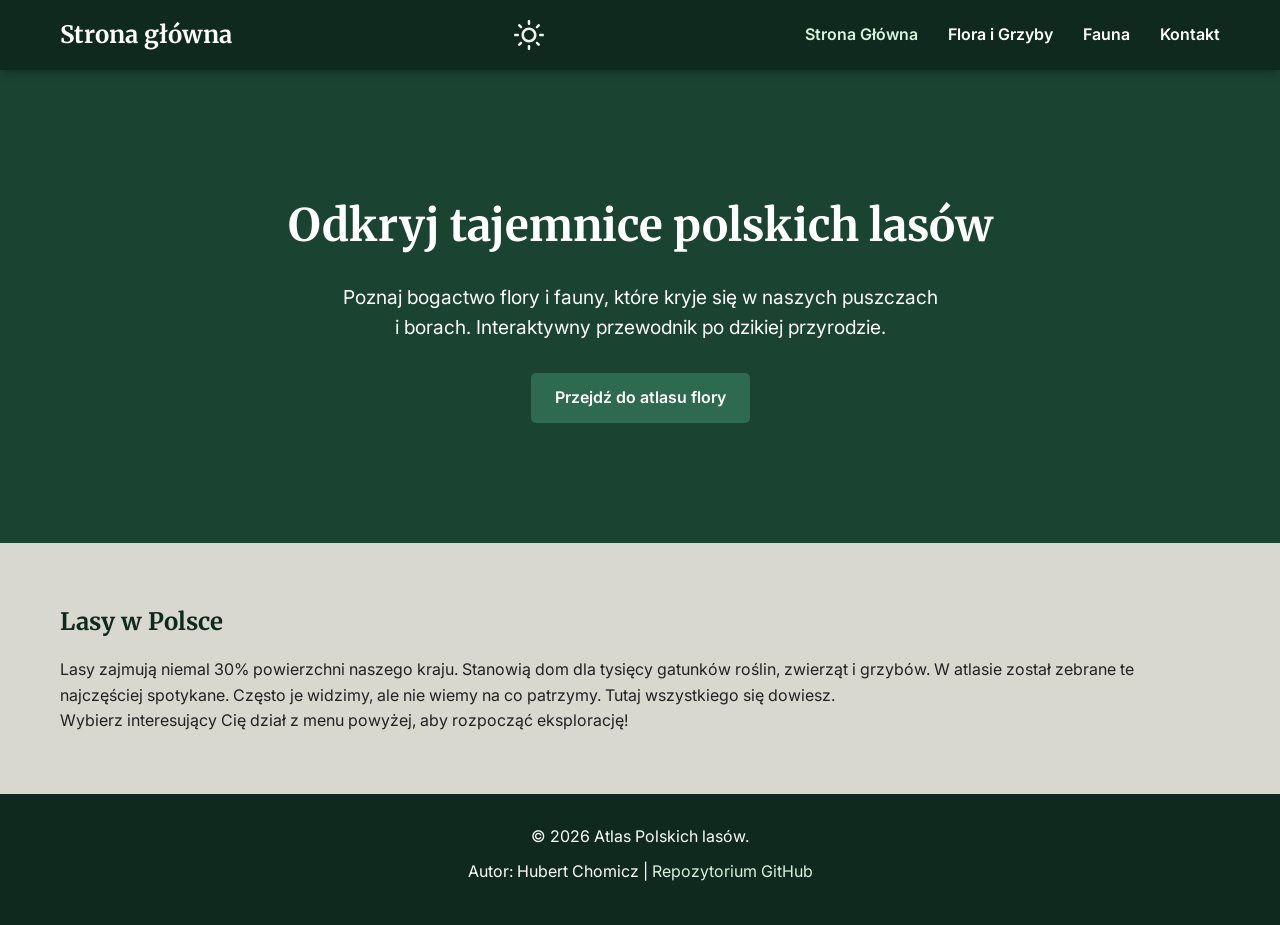
<file: index.html>
<!DOCTYPE html>
<html lang="pl">
<head>
    <meta charset="UTF-8">
    <meta name="viewport" content="width=device-width, initial-scale=1.0">
    <title>Atlas Polskich Lasów | Strona Główna</title>
    <link rel="stylesheet" href="css/style.css">
    <link href="https://fonts.googleapis.com/css2?family=Inter:wght@400;600;700&family=Merriweather:wght@400;700&display=swap" rel="stylesheet">
</head>
<body>

    <!-- nawigacja w nagłówku -->
    <header class="main-header">
        <div class="container header-container">
            <a href="index.html" class="logo">Strona główna</a>
            <button id="theme-toggle" class="theme-toggle-btn" aria-label="Zmień motyw"></button>
            <button class="hamburger" aria-label="Otwórz menu" aria-expanded="false">
                <span class="hamburger-box">
                    <span class="hamburger-inner"></span>
                </span>
            </button>

            <nav class="main-nav">
                <ul class="nav-list">
                    <li><a href="index.html" class="nav-link active">Strona Główna</a></li>
                    <li><a href="flora.html" class="nav-link">Flora i Grzyby</a></li>
                    <li><a href="fauna.html" class="nav-link">Fauna</a></li>
                    <li><a href="kontakt.html" class="nav-link">Kontakt</a></li>
                </ul>
            </nav>
        </div>
    </header>

    <main>
        <!-- hero -->
        <section class="hero-section">
            <div class="container hero-content">
                <h1>Odkryj tajemnice polskich lasów</h1>
                <p>Poznaj bogactwo flory i fauny, które kryje się w naszych puszczach i borach. Interaktywny przewodnik po dzikiej przyrodzie.</p>
                <a href="flora.html" class="btn btn-primary">Przejdź do atlasu flory</a>
            </div>
        </section>

        <!-- sekcja lasy -->
        <section class="about-section">
            <div class="container">
                <h2>Lasy w Polsce</h2>
                <p>Lasy zajmują niemal 30% powierzchni naszego kraju. Stanowią dom dla tysięcy gatunków roślin, zwierząt i grzybów. W atlasie został zebrane te najczęściej spotykane. Często je widzimy, ale nie wiemy na co patrzymy. Tutaj wszystkiego się dowiesz.</p>
                <p>Wybierz interesujący Cię dział z menu powyżej, aby rozpocząć eksplorację!</p>
            </div>
        </section>
    </main>

    <!-- stopka -->
    <footer class="main-footer">
        <div class="container">
            <p>&copy; 2026 Atlas Polskich lasów.</p>
            <p>
                Autor: Hubert Chomicz | 
                <a href="https://github.com/Hubert0011/Projekt_atlas_Aplikacje_Internetowe.git" target="_blank" rel="noopener noreferrer">Repozytorium GitHub</a>
            </p>
        </div>
    </footer>
    <script src="js/data.js"></script>
    <script src="js/main.js"></script>
</body>
</html>
</file>
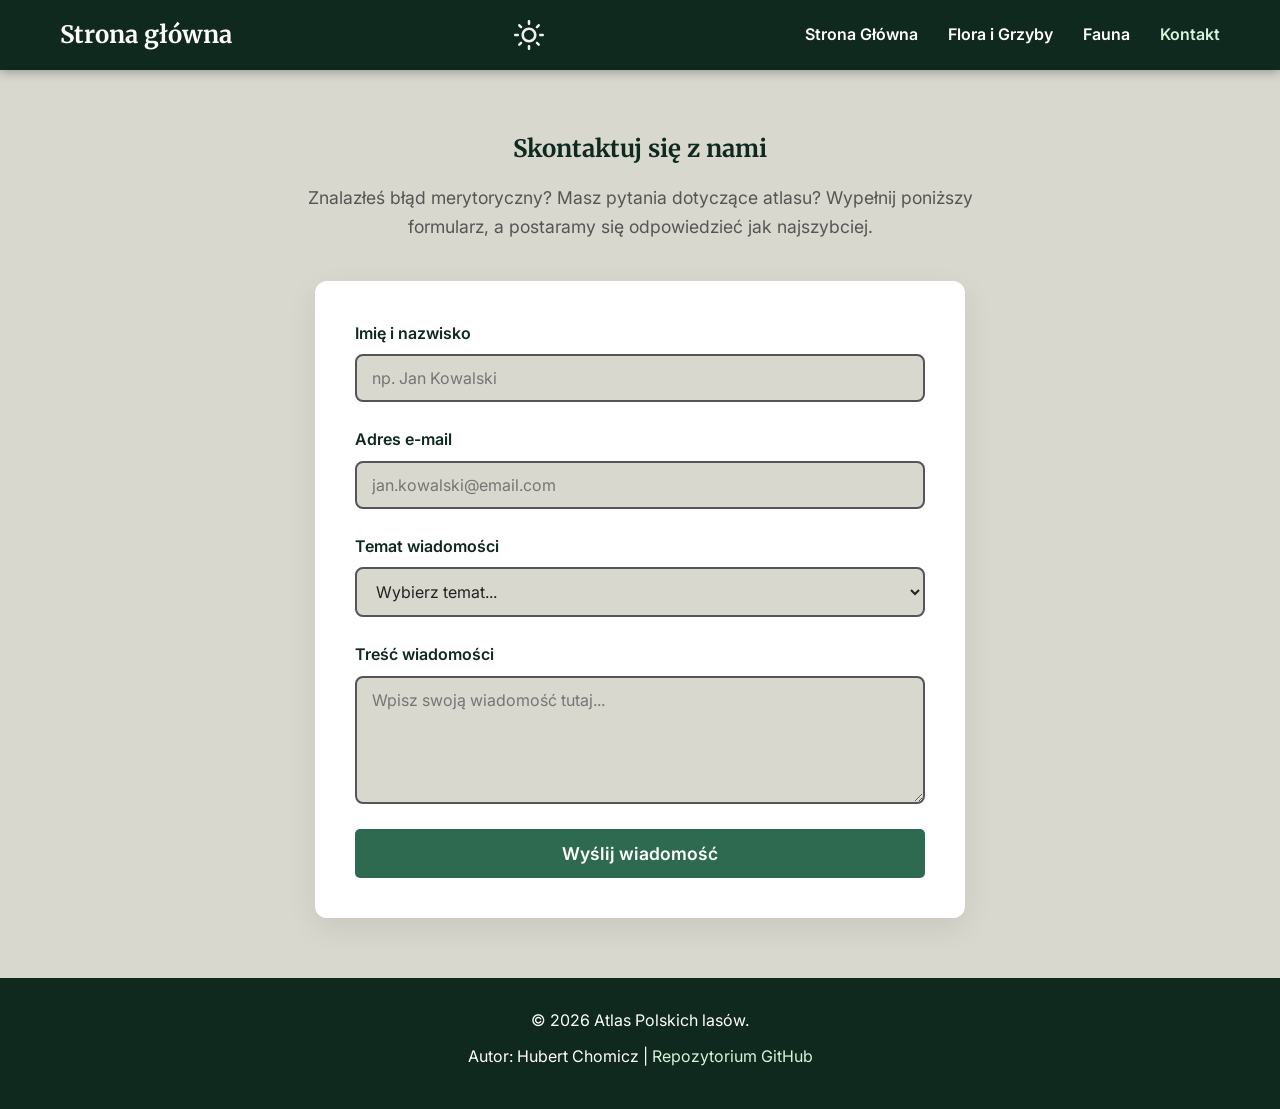
<file: kontakt.html>
<!DOCTYPE html>
<html lang="pl">
<head>
    <meta charset="UTF-8">
    <meta name="viewport" content="width=device-width, initial-scale=1.0">
    <title>Kontakt | Atlas Polskich Lasów</title>
    <link rel="stylesheet" href="css/style.css">
    <link href="https://fonts.googleapis.com/css2?family=Inter:wght@400;600;700&family=Merriweather:wght@400;700&display=swap" rel="stylesheet">
</head>
<body>

    <!-- header i nav  -->
    <header class="main-header">
        <div class="container header-container">
            <a href="index.html" class="logo">Strona główna</a>
            <button id="theme-toggle" class="theme-toggle-btn" aria-label="Zmień motyw"></button>
            <button class="hamburger" aria-label="Otwórz menu" aria-expanded="false">
                <span class="hamburger-box"><span class="hamburger-inner"></span></span>
            </button>
            <nav class="main-nav">
                <ul class="nav-list">
                    <li><a href="index.html" class="nav-link">Strona Główna</a></li>
                    <li><a href="flora.html" class="nav-link">Flora i Grzyby</a></li>
                    <li><a href="fauna.html" class="nav-link">Fauna</a></li>
                    <li><a href="kontakt.html" class="nav-link active">Kontakt</a></li>
                </ul>
            </nav>
        </div>
    </header>

    <main>
        <section class="contact-section">
            <div class="container">
                <div class="contact-header">
                    <h1>Skontaktuj się z nami</h1>
                    <p>Znalazłeś błąd merytoryczny? Masz pytania dotyczące atlasu? Wypełnij poniższy formularz, a postaramy się odpowiedzieć jak najszybciej.</p>
                </div>

                <div class="contact-form-container">
                    <form id="contact-form" class="custom-form" novalidate>
                        
                        <div class="form-group">
                            <label for="name">Imię i nazwisko</label>
                            <input type="text" id="name" name="name" placeholder="np. Jan Kowalski" required>
                            <span class="error-msg hidden">Proszę podać imię.</span>
                        </div>

                        <div class="form-group">
                            <label for="email">Adres e-mail</label>
                            <input type="email" id="email" name="email" placeholder="jan.kowalski@email.com" required>
                            <span class="error-msg hidden">Proszę podać poprawny adres e-mail.</span>
                        </div>

                        <div class="form-group">
                            <label for="subject">Temat wiadomości</label>
                            <select id="subject" name="subject" required>
                                <option value="" disabled selected>Wybierz temat...</option>
                                <option value="pytanie">Pytanie do redakcji</option>
                                <option value="blad">Zgłoszenie błędu w atlasie</option>
                                <option value="inne">Inne</option>
                            </select>
                        </div>

                        <div class="form-group">
                            <label for="message">Treść wiadomości</label>
                            <textarea id="message" name="message" rows="5" placeholder="Wpisz swoją wiadomość tutaj..." required></textarea>
                            <span class="error-msg hidden">Treść wiadomości nie może być pusta.</span>
                        </div>

                        <button type="submit" class="btn btn-primary btn-submit">Wyślij wiadomość</button>
                        
                        <div id="form-status" class="form-status hidden"></div>
                    </form>
                </div>
            </div>
        </section>
    </main>

    <!-- stopka -->
    <footer class="main-footer">
        <div class="container">
            <p>&copy; 2026 Atlas Polskich lasów.</p>
            <p>
                Autor: Hubert Chomicz | 
                <a href="https://github.com/Hubert0011/Projekt_atlas_Aplikacje_Internetowe.git" target="_blank" rel="noopener noreferrer">Repozytorium GitHub</a>
            </p>
        </div>
    </footer>

    <script src="js/data.js"></script>
    <script src="js/main.js"></script>
</body>
</html>
</file>
<file: css/style.css>
/* zmienne css*/
:root {
    --primary-dark: #0f291e;
    --primary-color: #1b4332;
    --primary-light: #2d6a4f;
    --accent-color: #d8f3dc;
    
    --bg-light: #d8d8cf;
    --bg-white: #ffffff;
    --text-dark: #222222;
    --text-light: #ffffff;
    --text-muted: #555555;

    --heading-color: #0f291e;       
    --card-title-color: #1b4332;     
    --filter-border-color: #1b4332; 
}

/*reset css*/
* {
    margin: 0;
    padding: 0;
    box-sizing: border-box;
}

html {
    scroll-behavior: smooth;
}

body {
    font-family: 'Inter', sans-serif;
    background-color: var(--bg-light);
    color: var(--text-dark);
    line-height: 1.6;
    overflow-x: hidden;
}

h1, h2, h3, h4 {
    font-family: 'Merriweather', serif;
    color: var(--heading-color);
    margin-bottom: 1rem;
}

.container {
    max-width: 1200px;
    margin: 0 auto;
    padding: 0 20px;
}

/*naglowek z nawigacja*/
.main-header {
    background-color: var(--primary-dark);
    color: var(--text-light);
    padding: 15px 0;
    position: sticky;
    top: 0;
    z-index: 1000;
    box-shadow: 0 2px 10px rgba(0, 0, 0, 0.3);
}

.header-container {
    display: flex;
    justify-content: space-between;
    align-items: center;
}

.logo {
    color: var(--text-light);
    font-family: 'Merriweather', serif;
    font-size: 1.5rem;
    font-weight: 700;
    text-decoration: none;
}

.nav-list {
    list-style: none;
    display: flex;
    gap: 30px;
}

.nav-link {
    color: var(--text-light);
    text-decoration: none;
    font-weight: 600;
    font-size: 1rem;
    transition: color 0.3s ease;
}

.nav-link:hover,
.nav-link.active {
    color: var(--accent-color);
}

.hamburger {
    display: none;
    background: transparent;
    border: none;
    cursor: pointer;
    padding: 10px;
}

.hamburger-box {
    width: 30px;
    height: 24px;
    display: inline-block;
    position: relative;
}

.hamburger-inner, 
.hamburger-inner::before, 
.hamburger-inner::after {
    width: 100%;
    height: 3px;
    background-color: var(--text-light);
    position: absolute;
    border-radius: 4px;
    transition: transform 0.2s ease-in-out;
}

.hamburger-inner { top: 50%; transform: translateY(-50%); }
.hamburger-inner::before { content: ''; top: -8px; left: 0; }
.hamburger-inner::after { content: ''; bottom: -8px; left: 0; }

/*sekcje i elementy powtarzalne*/
section {
    padding: 60px 0;
}

.bg-light {
    background-color: #f2f5f2;
}

.btn {
    display: inline-block;
    padding: 12px 24px;
    font-family: 'Inter', sans-serif;
    font-weight: 600;
    text-align: center;
    text-decoration: none;
    border: none;
    border-radius: 5px;
    cursor: pointer;
    transition: background-color 0.3s ease, transform 0.2s ease;
}

.btn-primary {
    background-color: var(--primary-light);
    color: var(--text-light);
}

.btn-primary:hover {
    background-color: var(--primary-color);
    transform: translateY(-2px);
}

.hero-section {
    background-color: var(--primary-color);
    color: var(--text-light);
    text-align: center;
    padding: 120px 20px;
}

.hero-section h1 {
    color: var(--text-light);
    font-size: 2.8rem;
    margin-bottom: 20px;
}

.hero-section p {
    font-size: 1.2rem;
    max-width: 600px;
    margin: 0 auto 30px auto;
}

/*filtry*/
.filters {
    display: flex;
    flex-wrap: wrap;
    justify-content: center;
    gap: 10px;
    margin-bottom: 40px;
    margin-top: 20px;
}

.filter-btn {
    background-color: transparent;
    border: 2px solid var(--filter-border-color);
    color: var(--filter-border-color);
    padding: 8px 18px;
    border-radius: 20px;
    font-weight: 600;
    cursor: pointer;
    transition: all 0.3s ease;
}

.filter-btn:hover,
.filter-btn.active {
    background-color: var(--primary-light);
    color: var(--primary-dark);
}

/*karty atlasu*/
.grid-container {
    display: grid;
    grid-template-columns: repeat(auto-fit, minmax(280px, 1fr));
    gap: 30px;
}

.card {
    background-color: var(--bg-white);
    border-radius: 12px;
    overflow: hidden;
    box-shadow: 0 4px 15px rgba(0, 0, 0, 0.05);
    transition: transform 0.3s ease, box-shadow 0.3s ease;
}

.card:hover {
    transform: translateY(-8px);
    box-shadow: 0 12px 25px rgba(0, 0, 0, 0.15);
}

.card img {
    width: 100%;
    height: 220px;
    object-fit: cover;
    display: block;
    border-bottom: 3px solid var(--primary-light);
}

.card-content {
    padding: 20px;
}

.card-content h2 {
    font-size: 1.3rem;
    margin-bottom: 5px;
    color: var(--card-title-color);
}

.latin-name {
    font-style: italic;
    color: var(--text-muted);
    font-size: 0.9rem;
    display: block;
    margin-bottom: 15px;
}

.hidden {
    display: none !important;
}

/*stopka*/
.main-footer {
    background-color: var(--primary-dark);
    color: var(--text-light);
    text-align: center;
    padding: 30px 0;
    margin-top: auto;
}

.main-footer p {
    margin-bottom: 10px;
}

.main-footer a {
    color: var(--accent-color);
    text-decoration: none;
}

.main-footer a:hover {
    text-decoration: underline;
}

/*media queries*/
@media (max-width: 768px) {
    
    .hamburger {
        display: block;
    }

    .nav-list {
        display: none;
        flex-direction: column;
        background-color: var(--primary-dark);
        position: absolute;
        top: 100%;
        left: 0;
        width: 100%;
        padding: 20px 0;
        gap: 15px;
        text-align: center;
        box-shadow: 0 4px 6px rgba(0,0,0,0.2);
    }

    .nav-list.active {
        display: flex;
    }

    .hero-section {
        padding: 80px 20px;
    }

    .hero-section h1 {
        font-size: 2rem;
    }
}

/*okienko, modal z infromacjami szczegolowymi*/

.modal {
    position: fixed;
    top: 0; left: 0; width: 100%; height: 100%;
    background-color: rgba(15, 41, 30, 0.85);
    backdrop-filter: blur(5px);
    display: flex; justify-content: center; align-items: center;
    z-index: 2000;
    opacity: 1;
    transition: opacity 0.3s ease;
    padding: 20px;
}

.modal.hidden {
    opacity: 0; pointer-events: none;
}

.modal-content.modal-large {
    background-color: var(--bg-white);
    border-radius: 12px;
    max-width: 1050px; 
    width: 100%;
    max-height: 90vh; 
    overflow-y: auto;
    position: relative;
    box-shadow: 0 15px 40px rgba(0,0,0,0.4);
    transform: translateY(0);
    transition: transform 0.3s ease;
}

.modal.hidden .modal-content {
    transform: translateY(30px);
}

.close-modal {
    position: absolute; top: 15px; right: 20px;
    background: transparent; border: none;
    font-size: 2.2rem; color: var(--text-dark);
    cursor: pointer; transition: color 0.2s; z-index: 10;
}

.close-modal:hover { color: var(--primary-color); }

.modal-body {
    display: flex;
    flex-direction: row;
}

.modal-images {
    width: 45%;
    padding: 30px;
    display: flex;
    flex-direction: column;
    gap: 15px;
    justify-content: center;
    background-color: var(--bg-light); 
}

.modal-images img {
    width: 100%;
    max-height: 280px;
    object-fit: cover;
    border-radius: 8px;
    box-shadow: 0 4px 10px rgba(0,0,0,0.1);
}

.modal-images img.hidden {
    display: none;
}

.modal-info {
    width: 55%;
    padding: 40px;
    display: flex;
    flex-direction: column;
    justify-content: center;
}

.modal-info h2 { 
    font-size: 2.2rem; 
    color: var(--card-title-color); 
    margin-bottom: 5px; 
}
.modal-info p { 
    font-size: 1.05rem; 
    line-height: 1.8; 
    color: var(--heading-color); 
    margin-top: 15px; 
}

@media (max-width: 768px) {
    .modal-body { flex-direction: column; }
    .modal-images { width: 100%; flex-direction: row; padding: 20px; }
    .modal-images img { width: 50%; max-height: 200px; }
    .modal-images img:only-of-type { width: 100%; } 
    .modal-info { width: 100%; padding: 20px; }
}



/*strona kontaktowa*/
.contact-header {
    text-align: center;
    max-width: 700px;
    margin: 0 auto 40px auto;
}

.contact-header p {
    font-size: 1.1rem;
    color: var(--text-muted);
}

.contact-form-container {
    max-width: 650px;
    margin: 0 auto;
    background-color: var(--bg-white);
    padding: 40px;
    border-radius: 12px;
    box-shadow: 0 10px 30px rgba(0,0,0,0.08);
}

.form-group {
    margin-bottom: 25px;
    display: flex;
    flex-direction: column;
}

.form-group label {
    font-weight: 600;
    margin-bottom: 8px;
    color: var(--heading-color);
}

.form-group input,
.form-group select,
.form-group textarea {
    font-family: 'Inter', sans-serif;
    padding: 12px 15px;
    border: 2px solid var(--text-muted);
    border-radius: 8px;
    font-size: 1rem;
    background-color: var(--bg-light);
    color: var(--text-dark);
    transition: all 0.3s ease;
}

.form-group input:focus,
.form-group select:focus,
.form-group textarea:focus {
    outline: none;
    border-color: var(--primary-light);
    background-color: var(--bg-white);

}

.form-group input.input-error,
.form-group select.input-error,
.form-group textarea.input-error {
    border-color: #d63031;
}

.error-msg {
    color: #d63031;
    font-size: 0.85rem;
    margin-top: 5px;
}

.btn-submit {
    width: 100%;
    font-size: 1.1rem;
    padding: 14px;
}

.form-status {
    margin-top: 20px;
    padding: 15px;
    border-radius: 8px;
    text-align: center;
    font-weight: 600;
}

.form-status.success {
    background-color: #d8f3dc;
    color: var(--primary-dark);
    border: 1px solid var(--primary-light);
}

@media (max-width: 768px) {
    .contact-form-container {
        padding: 25px 15px;
    }
}

/*tryb ciemny*/
[data-theme="dark"] {
    /* Ciemne tła */
    --primary-dark: #07120d;       
    --primary-color: #11291e;        
    --primary-light: #1b4332;       
    --accent-color: #74c69d;         
    
    --bg-light: #121614;             
    --bg-white: #1b241f;             
    
    --text-dark: #e8ecea;            
    --text-light: #ffffff;
    --text-muted: #a4b3a9;           
    
    --heading-color: #d8f3dc;        
    --card-title-color: #74c69d;      
    --filter-border-color: #74c69d;  
}

.theme-toggle-btn {
    background: transparent; 
    border: none; 
    cursor: pointer; 
    margin-left: 20px; 
    transition: transform 0.3s ease;
    display: flex;
    align-items: center;
    justify-content: center;
    padding: 5px;
}

.theme-toggle-btn:hover { 
    transform: scale(1.15); 
}

.theme-icon {
    width: 30px;
    height: 30px;
    display: block;
    filter: invert(1)
}
</file>
